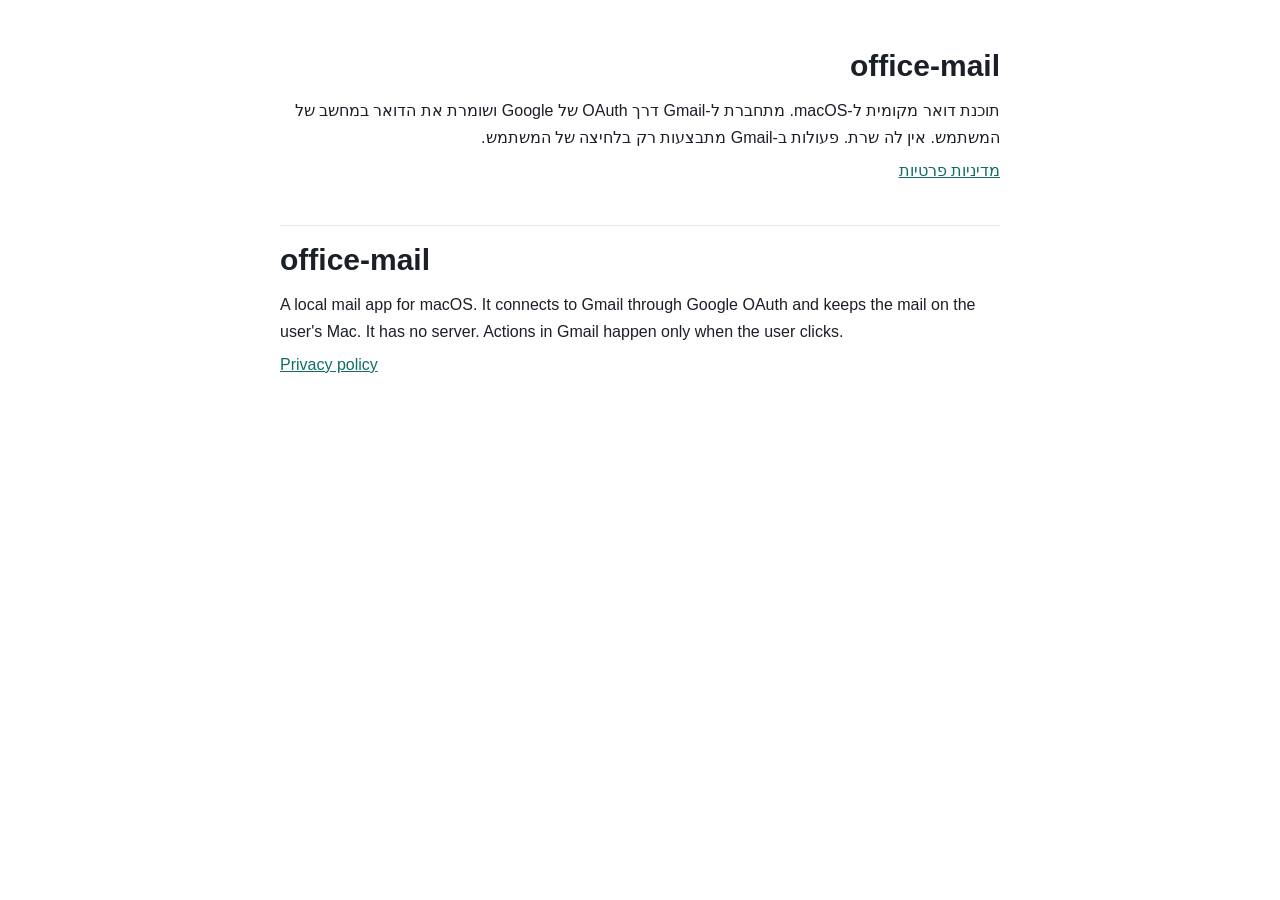
<file: index.html>
<!doctype html>
<html lang="he" dir="rtl">
<head>
<meta charset="utf-8">
<meta name="viewport" content="width=device-width, initial-scale=1">
<title>office-mail</title>
<link rel="stylesheet" href="style.css">
</head>
<body>
<main>
<section>
<h1>office-mail</h1>
<p>תוכנת דואר מקומית ל-macOS. מתחברת ל-Gmail דרך OAuth של Google ושומרת את הדואר במחשב של המשתמש. אין לה שרת. פעולות ב-Gmail מתבצעות רק בלחיצה של המשתמש.</p>
<p><a href="privacy.html">מדיניות פרטיות</a></p>
</section>
<section class="en" lang="en" dir="ltr">
<h1>office-mail</h1>
<p>A local mail app for macOS. It connects to Gmail through Google OAuth and keeps the mail on the user's Mac. It has no server. Actions in Gmail happen only when the user clicks.</p>
<p><a href="privacy.html">Privacy policy</a></p>
</section>
</main>
</body>
</html>
</file>
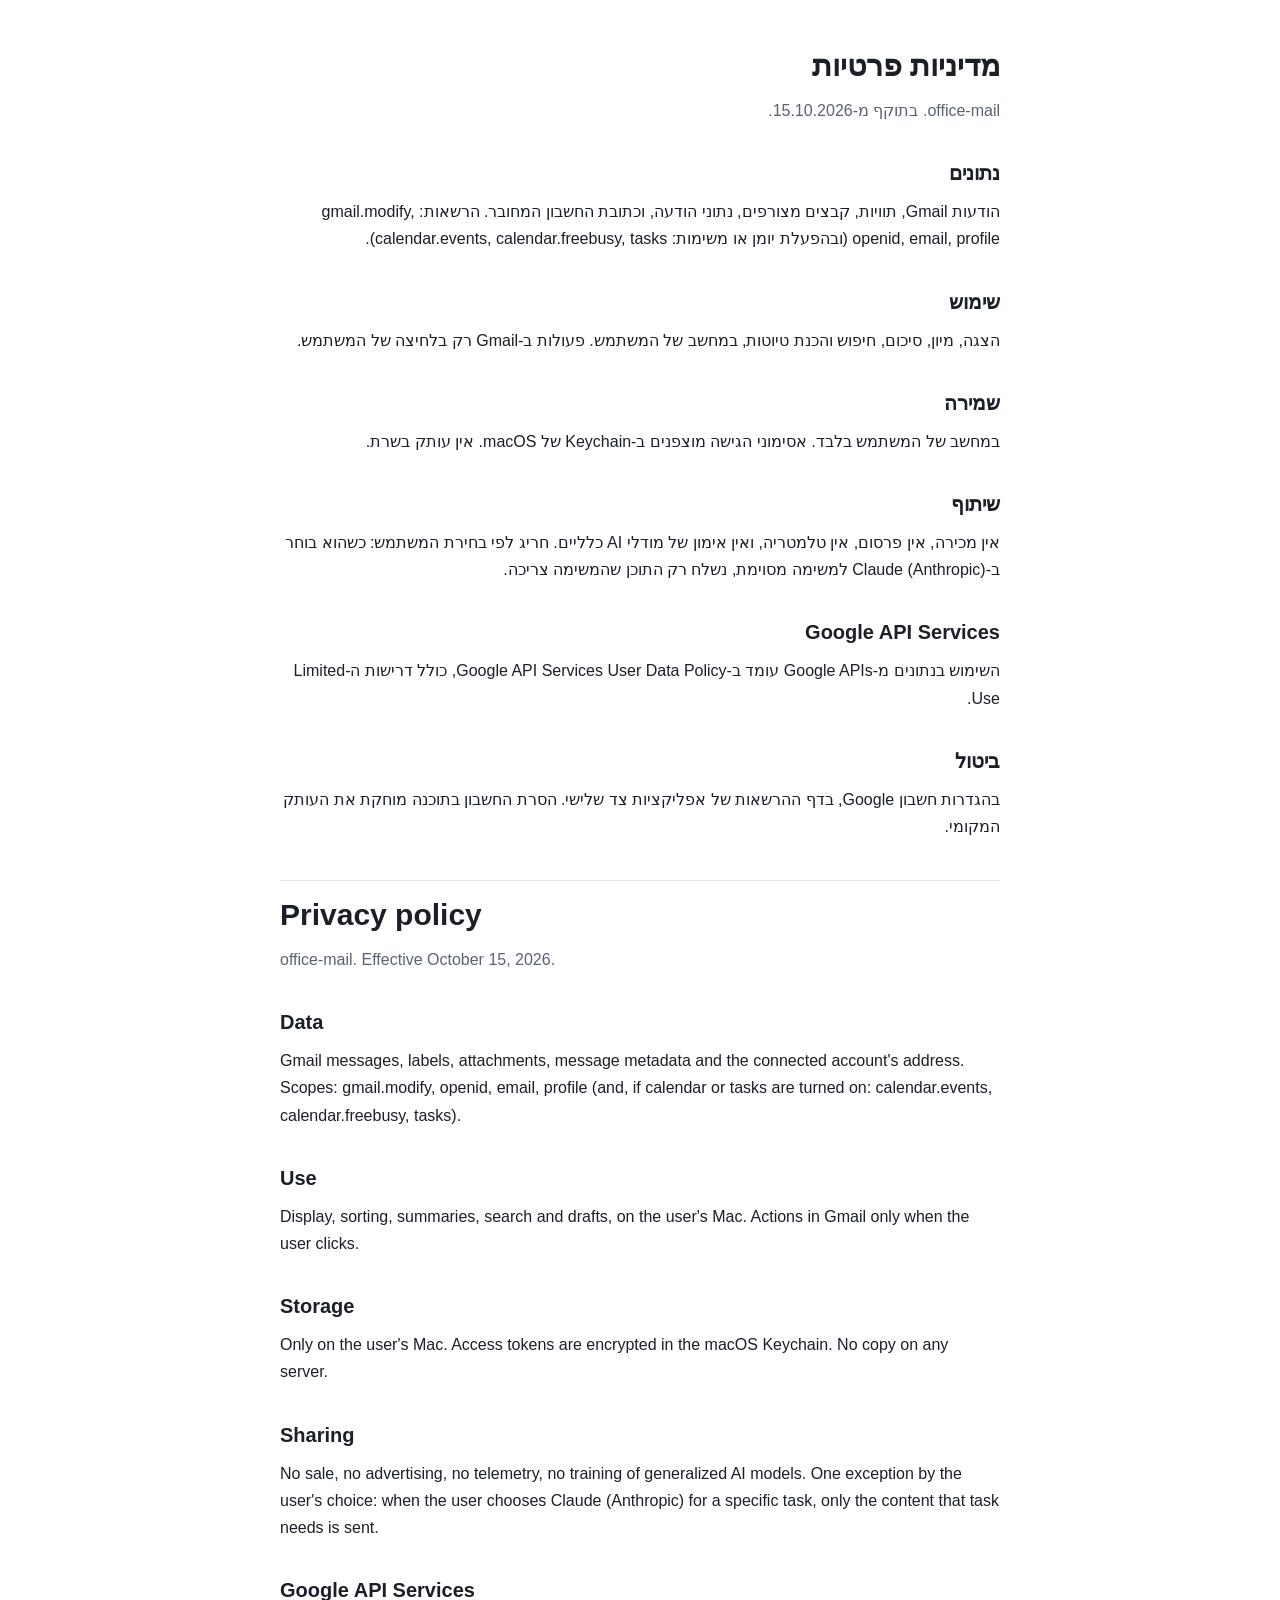
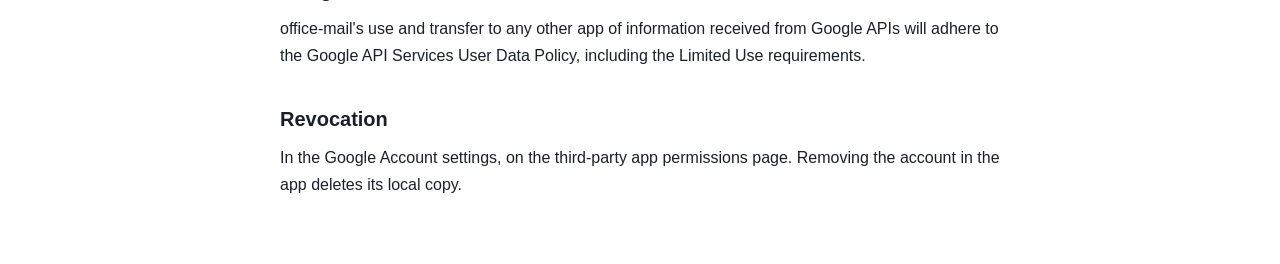
<file: privacy.html>
<!doctype html>
<html lang="he" dir="rtl">
<head>
<meta charset="utf-8">
<meta name="viewport" content="width=device-width, initial-scale=1">
<title>office-mail: privacy</title>
<link rel="stylesheet" href="style.css">
</head>
<body>
<main>
<section>
<h1>מדיניות פרטיות</h1>
<p class="lead">office-mail. בתוקף מ-15.10.2026.</p>
<h2>נתונים</h2>
<p>הודעות Gmail, תוויות, קבצים מצורפים, נתוני הודעה, וכתובת החשבון המחובר. הרשאות: gmail.modify, openid, email, profile (ובהפעלת יומן או משימות: calendar.events, calendar.freebusy, tasks).</p>
<h2>שימוש</h2>
<p>הצגה, מיון, סיכום, חיפוש והכנת טיוטות, במחשב של המשתמש. פעולות ב-Gmail רק בלחיצה של המשתמש.</p>
<h2>שמירה</h2>
<p>במחשב של המשתמש בלבד. אסימוני הגישה מוצפנים ב-Keychain של macOS. אין עותק בשרת.</p>
<h2>שיתוף</h2>
<p>אין מכירה, אין פרסום, אין טלמטריה, ואין אימון של מודלי AI כלליים. חריג לפי בחירת המשתמש: כשהוא בוחר ב-Claude (Anthropic) למשימה מסוימת, נשלח רק התוכן שהמשימה צריכה.</p>
<h2>Google API Services</h2>
<p>השימוש בנתונים מ-Google APIs עומד ב-Google API Services User Data Policy, כולל דרישות ה-Limited Use.</p>
<h2>ביטול</h2>
<p>בהגדרות חשבון Google, בדף ההרשאות של אפליקציות צד שלישי. הסרת החשבון בתוכנה מוחקת את העותק המקומי.</p>
</section>
<section class="en" lang="en" dir="ltr">
<h1>Privacy policy</h1>
<p class="lead">office-mail. Effective October 15, 2026.</p>
<h2>Data</h2>
<p>Gmail messages, labels, attachments, message metadata and the connected account's address. Scopes: gmail.modify, openid, email, profile (and, if calendar or tasks are turned on: calendar.events, calendar.freebusy, tasks).</p>
<h2>Use</h2>
<p>Display, sorting, summaries, search and drafts, on the user's Mac. Actions in Gmail only when the user clicks.</p>
<h2>Storage</h2>
<p>Only on the user's Mac. Access tokens are encrypted in the macOS Keychain. No copy on any server.</p>
<h2>Sharing</h2>
<p>No sale, no advertising, no telemetry, no training of generalized AI models. One exception by the user's choice: when the user chooses Claude (Anthropic) for a specific task, only the content that task needs is sent.</p>
<h2>Google API Services</h2>
<p>office-mail's use and transfer to any other app of information received from Google APIs will adhere to the Google API Services User Data Policy, including the Limited Use requirements.</p>
<h2>Revocation</h2>
<p>In the Google Account settings, on the third-party app permissions page. Removing the account in the app deletes its local copy.</p>
</section>
</main>
</body>
</html>
</file>
<file: style.css>
:root { --text: #1b1f27; --muted: #5b6270; --accent: #0f6e64; --line: #e5e7ec; --bg: #ffffff; }
@media (prefers-color-scheme: dark) { :root { --text: #e7eaf0; --muted: #a3abba; --accent: #4fc1b0; --line: #2b3242; --bg: #161b26; } }
* { box-sizing: border-box; }
body { margin: 0; background: var(--bg); color: var(--text); font: 16px/1.7 -apple-system, "Segoe UI", "Noto Sans Hebrew", "Arial Hebrew", Arial, sans-serif; }
main { max-width: 760px; margin: 0 auto; padding: 40px 20px 60px; }
h1 { font-size: 30px; margin: 0 0 4px; }
h2 { font-size: 20px; margin: 32px 0 8px; }
h3 { font-size: 16px; margin: 20px 0 4px; }
p, li { margin: 6px 0; }
.lead { color: var(--muted); margin-bottom: 24px; }
a { color: var(--accent); }
section + section { border-top: 1px solid var(--line); margin-top: 40px; padding-top: 8px; }
.en { direction: ltr; text-align: left; }
</file>
